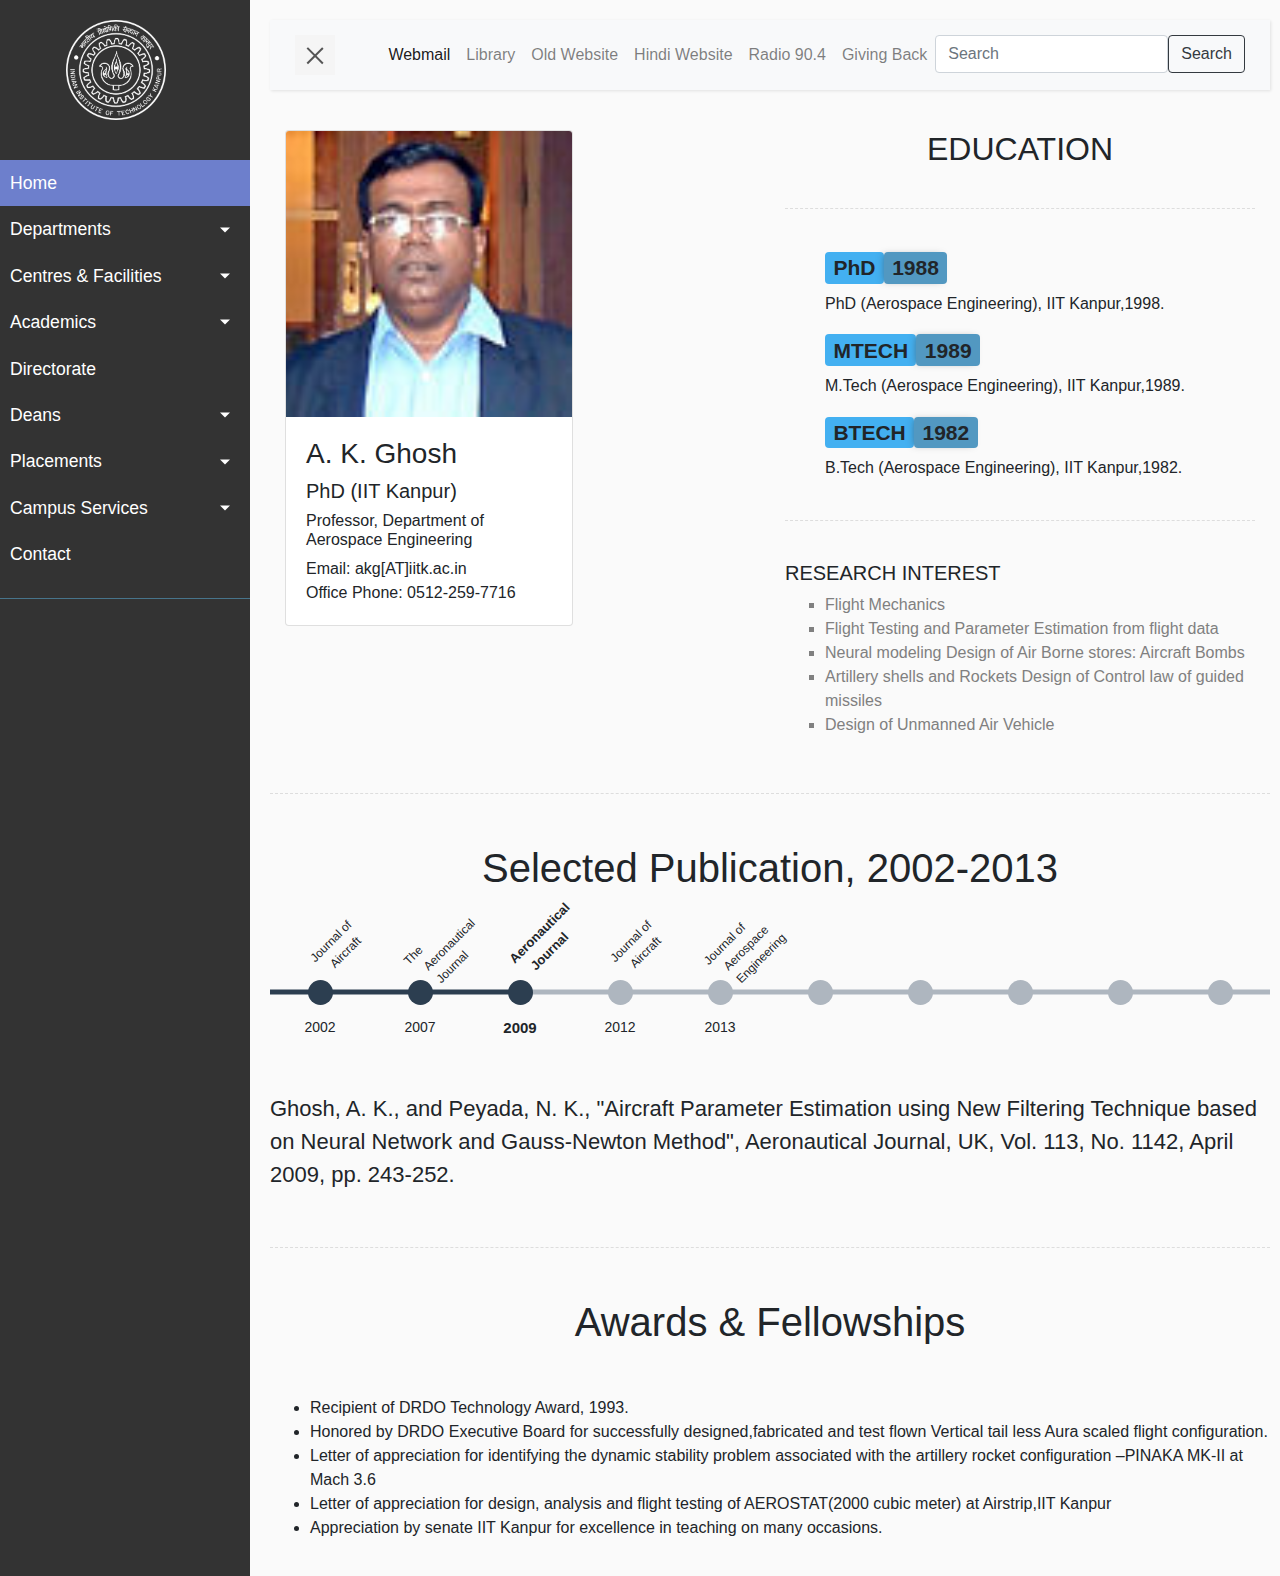
<file: profile1.html>
<!DOCTYPE html>
<html>

<head>
    <meta charset="utf-8">
    <meta name="viewport" content="width=device-width, initial-scale=1.0">
    <meta http-equiv="X-UA-Compatible" content="IE=edge">

    <title></title>
    <style>
        
        body{
            font-family: 'Markazi Text', serif;
        }
        .sidebar-header img{
            width: 100px;
            height: 100px;
            margin: 0 22%;
        }
        .container .row .edu{
/*            background-color: aqua;*/
            
        }
        .container .row .edu ul li{
            list-style: none;
        }
        .badge2{
                box-shadow: -3px 0px 7px -3px rgba(68, 68, 68, 0.5);
            background-color: #5298c1;
/*                margin-left: -1%;*/
        }
        .badge1{
            background-color: #43b0f1;
        }
        .edu h2{
            text-align: center;
        }
        .row32 .col32 ul li{
            list-style: square!important;
            color: gray;
        }
/*
        .awards h1{
            text-align: center;
        }
*/
    </style>

    <!-- Bootstrap CSS CDN -->
     <link rel="stylesheet" href="https://maxcdn.bootstrapcdn.com/bootstrap/4.0.0/css/bootstrap.min.css" integrity="sha384-Gn5384xqQ1aoWXA+058RXPxPg6fy4IWvTNh0E263XmFcJlSAwiGgFAW/dAiS6JXm" crossorigin="anonymous">
    <!-- Our Custom CSS -->
    <link rel="stylesheet" href="profile1.css">


</head>

<body>

    <div class="wrapper">
        <!-- Sidebar Holder -->
        <nav id="sidebar">
            <div class="sidebar-header">
                <img src="asserts/images/logo%20(1).png" alt="">
            </div>

            <ul class="list-unstyled components">
                <li class="active">
                    <a  href="index.html">Home</a>
                </li>
                <li>
                    <a href="#departmentSubmenu" data-toggle="collapse" aria-expanded="false" class="dropdown-toggle">Departments</a>
                    <ul class="collapse list-unstyled" id="departmentSubmenu">
                        <li>
                            <a href="#">Page 1</a>
                        </li>
                        <li >
                            <a href="#">Page 2</a>
                        </li>
                        <li>
                            <a href="#">Page 3</a>
                        </li>
                    </ul>
                </li>
                   <li >
                    <a href="#pageSubmenu" data-toggle="collapse" aria-expanded="false" class="dropdown-toggle">Centres & Facilities</a>
                    <ul class="collapse list-unstyled" id="pageSubmenu">
                        <li>
                            <a href="#">Page 1</a>
                        </li>
                        <li>
                            <a href="#">Page 2</a>
                        </li>
                        <li>
                            <a href="#">Page 3</a>
                        </li>
                    </ul>
                </li>
                <li>
                    <a href="#academicSubmenu" data-toggle="collapse" aria-expanded="false" class="dropdown-toggle">Academics</a>
                    <ul class="collapse list-unstyled" id="academicSubmenu">
                        <li>
                            <a href="#">Page 1</a>
                        </li>
                        <li>
                            <a href="#">Page 2</a>
                        </li>
                        <li>
                            <a href="#">Page 3</a>
                        </li>
                    </ul>
                </li>
                <li>
                   <a href="#">Directorate</a>
                </li>
                <li>
                    <a href="#deanSubmenu" data-toggle="collapse" aria-expanded="false" class="dropdown-toggle">Deans</a>
                    <ul class="collapse list-unstyled" id="deanSubmenu">
                        <li>
                            <a href="#">Page 1</a>
                        </li>
                        <li>
                            <a href="#">Page 2</a>
                        </li>
                        <li>
                            <a href="#">Page 3</a>
                        </li>
                    </ul>
                </li>
                <li>
                    <a href="#placeSubmenu" data-toggle="collapse" aria-expanded="false" class="dropdown-toggle">Placements</a>
                    <ul class="collapse list-unstyled" id="placeSubmenu">
                        <li>
                            <a href="#">Page 1</a>
                        </li>
                        <li>
                            <a href="#">Page 2</a>
                        </li>
                        <li>
                            <a href="#">Page 3</a>
                        </li>
                    </ul>
                </li>
                <li>
                    <a href="#csSubmenu" data-toggle="collapse" aria-expanded="false" class="dropdown-toggle">Campus Services</a>
                    <ul class="collapse list-unstyled" id="csSubmenu">
                        <li>
                            <a href="#">Page 1</a>
                        </li>
                        <li>
                            <a href="#">Page 2</a>
                        </li>
                        <li>
                            <a href="#">Page 3</a>
                        </li>
                    </ul>
                </li>
                <li>
                    <a href="#">Contact</a>
                </li>
            </ul>
        </nav>

        <!-- Page Content Holder -->
        <div id="content">

            <nav class="navbar navbar-expand-lg navbar-light bg-light">
                <div class="container-fluid">

                    <button type="button" id="sidebarCollapse" class="navbar-btn">
                        <span></span>
                        <span></span>
                        <span></span>
                    </button>
                    <button class="btn btn-dark d-inline-block d-lg-none ml-auto" type="button" data-toggle="collapse" data-target="#navbarSupportedContent" aria-controls="navbarSupportedContent" aria-expanded="false" aria-label="Toggle navigation">
                        <i class="fas fa-align-justify"></i>
                    </button>

                    <div class="collapse navbar-collapse" id="navbarSupportedContent">
                        <ul class="nav navbar-nav ml-auto">
                            <li class="nav-item active">
                                <a class="nav-link" href="#">Webmail</a>
                            </li>
                            <li class="nav-item">
                                <a class="nav-link" href="#">Library</a>
                            </li>
                            <li class="nav-item">
                                <a class="nav-link" href="#">Old Website</a>
                            </li>
                            <li class="nav-item">
                                <a class="nav-link" href="#">Hindi Website</a>
                            </li>
                            <li class="nav-item">
                                <a class="nav-link" href="#">Radio 90.4</a>
                            </li>
                            <li class="nav-item">
                                <a class="nav-link" href="#">Giving Back</a>
                            </li>
                            <li>
                                <form class="form-inline">
                                  <input class="form-control" type="search" placeholder="Search" aria-label="Search">
                                  <button class="btn btn-outline-dark" type="submit">Search</button>
                                </form>
                            </li>
                            
                        </ul>
                    </div>
                </div>
            </nav>
            
            <div class="container">
                <div class="row">
                    <div class="col">
                        <div class="card" style="width: 18rem;">
                          <img class="card-img-top" src="asserts/images/a-k-ghosh.jpg" alt="Card image cap">
                          <div class="card-body">
                           <h3>A. K. Ghosh</h3>
                           <h5>PhD (IIT Kanpur)</h5>
                           <h6>Professor, Department of Aerospace Engineering</h6>
                            <p class="card-text">Email: akg[AT]iitk.ac.in <br>

                            Office Phone: 0512-259-7716</p>
                          </div>
                        </div>
                    </div>
                    <div class="col edu">
                       <h2>EDUCATION</h2>
                                   <div class="line"></div>
                        <ul>
                            <li>
                            <div><h3><span class="badge badge1">PhD</span><span class="badge badge2">1988</span></h3></div>
                            <div class="discription">
                                <p>PhD (Aerospace Engineering), IIT Kanpur,1998.</p>
                            </div>
                            </li>
                            <li>
                                <div><h3><span class="badge badge1">MTECH</span><span class="badge badge2">1989</span></h3></div>
                                <div class="discription">
                                <p>M.Tech (Aerospace Engineering), IIT Kanpur,1989.</p>
                            </div>
                            </li>
                            <li>
                                <div><h3><span class="badge badge1">BTECH</span><span class="badge badge2">1982</span></h3></div>
                                <div class="discription">
                                    <p>B.Tech (Aerospace Engineering), IIT Kanpur,1982.</p></div>
                            </li>
                        </ul>
                        <div class="line"></div>
                        <div class="row row32">
                            <div class="col col32">
                                <h5>RESEARCH INTEREST</h5>
                                <ul>
                                    <li>Flight Mechanics</li>
                                    <li>Flight Testing and Parameter Estimation from flight data</li>
                                    <li>Neural modeling Design of Air Borne stores: Aircraft Bombs</li>
                                    <li>Artillery shells and Rockets Design of Control law of guided missiles</li>
                                    <li>Design of Unmanned Air Vehicle</li>
                                </ul>
                            </div>
                        </div>
                    </div>
                </div>
            </div>
            
<!--
            <h2>Collapsible Sidebar Using Bootstrap 4</h2>
            <p>Lorem ipsum dolor sit amet, consectetur adipisicing elit, sed do eiusmod tempor incididunt ut labore et dolore magna aliqua. Ut enim ad minim veniam, quis nostrud exercitation ullamco laboris nisi ut aliquip ex ea commodo consequat. Duis aute irure dolor in reprehenderit in voluptate velit esse cillum dolore eu fugiat nulla pariatur. Excepteur sint occaecat cupidatat non proident, sunt in culpa qui officia deserunt mollit anim id est laborum.</p>
            <p>Lorem ipsum dolor sit amet, consectetur adipisicing elit, sed do eiusmod tempor incididunt ut labore et dolore magna aliqua. Ut enim ad minim veniam, quis nostrud exercitation ullamco laboris nisi ut aliquip ex ea commodo consequat. Duis aute irure dolor in reprehenderit in voluptate velit esse cillum dolore eu fugiat nulla pariatur. Excepteur sint occaecat cupidatat non proident, sunt in culpa qui officia deserunt mollit anim id est laborum.</p>
-->

            <div class="line"></div>
            
            <h1>Selected Publication, <span>2002-2013</span></h1>
<div class="flex-parent">
	<div class="input-flex-container">
		<div class="input">
			<span data-year="2002" data-info="Journal of Aircraft"></span>
		</div>
		<div class="input">
			<span data-year="2007" data-info="The Aeronautical Journal"></span>
		</div>
		<div class="input active">
			<span data-year="2009" data-info="Aeronautical Journal"></span>
		</div>
		<div class="input">
			<span data-year="2012" data-info="Journal of Aircraft"></span>
		</div>
		<div class="input">
			<span data-year="2013" data-info="Journal of Aerospace Engineering"></span>
		</div>
		<div class="input">
		</div>
		<div class="input">
		</div>
		<div class="input">
		</div>
		<div class="input">
		</div>
		<div class="input">
		</div>
	</div>
	<div class="description-flex-container">
		<p>Ghosh, A. K., and Raisinghani S.C., "Parameter Estimation from Flight Data of an Unstable Aircraft using Neural Networks", Journal of Aircraft, Vol. 39,No. 5, Sept. Oct. 2002, pp. 892-894.</p>
		<p>Ghosh, A. K., and S. Singh, "Estimation of lateral-directional parameters from real flight data using neural networks based modified delta method", The Aeronautical Journal, UK, October 2007, Vol. 111, Paper No. 1124.</p>
		<p class="active">Ghosh, A. K., and Peyada, N. K., "Aircraft Parameter Estimation using New Filtering Technique based on Neural Network and Gauss-Newton Method", Aeronautical Journal, UK, Vol. 113, No. 1142, April 2009, pp. 243-252.</p>
		<p>Ghosh, A. K., and Rakesh Kumar, "Nonlinear Modeling of Cascade Fin Aerodynamic using Kirchhoff's Steady-stall Model", Journal of Aircraft, AIAA, USA, Vol. 49, No. 1, Jan.-Feb. 2012, pp. 315-319.</p>
		<p>Ghosh, A. K., Misra, A., and Rakesh Kumar, "Parameter Estimation from Flight Data of Hansa-3 Aircraft using Quasi-steady Stall Modeling", Journal of Aerospace Engineering, ASCE, USA, Vol. 26, No. 3,July, 2013.</p>
	</div>
</div>


            <div class="line"></div>

            
              <div class="awards">
                 <h1>Awards & Fellowships</h1>
                  <ul>
                      <li>Recipient of DRDO Technology Award, 1993.</li>
                      <li>Honored by DRDO Executive Board for successfully designed,fabricated and test flown Vertical tail less Aura scaled flight configuration.</li>
                      <li>Letter of appreciation for identifying the dynamic stability problem associated with the artillery rocket configuration –PINAKA MK-II at Mach 3.6</li>
                      <li>Letter of appreciation for design, analysis and flight testing of AEROSTAT(2000 cubic meter) at Airstrip,IIT Kanpur</li>
                      <li>Appreciation by senate IIT Kanpur for excellence in teaching on many occasions.</li>
                  </ul>
              </div>

        </div>
    </div>

          <script src="https://code.jquery.com/jquery-3.3.1.min.js"></script>
<script src="https://code.jquery.com/jquery-3.2.1.slim.min.js" integrity="sha384-KJ3o2DKtIkvYIK3UENzmM7KCkRr/rE9/Qpg6aAZGJwFDMVNA/GpGFF93hXpG5KkN" crossorigin="anonymous"></script>
<script src="https://cdnjs.cloudflare.com/ajax/libs/popper.js/1.12.9/umd/popper.min.js" integrity="sha384-ApNbgh9B+Y1QKtv3Rn7W3mgPxhU9K/ScQsAP7hUibX39j7fakFPskvXusvfa0b4Q" crossorigin="anonymous"></script>
<script src="https://maxcdn.bootstrapcdn.com/bootstrap/4.0.0/js/bootstrap.min.js" integrity="sha384-JZR6Spejh4U02d8jOt6vLEHfe/JQGiRRSQQxSfFWpi1MquVdAyjUar5+76PVCmYl" crossorigin="anonymous"></script>
<script src="asserts/javascript/timeline.js"></script>
<script>

        $(document).ready(function () {
            $('#sidebarCollapse').on('click', function () {
                $('#sidebar').toggleClass('active');
                $(this).toggleClass('active');
            });
        });
    </script>
    	
</body>

</html>
</file>
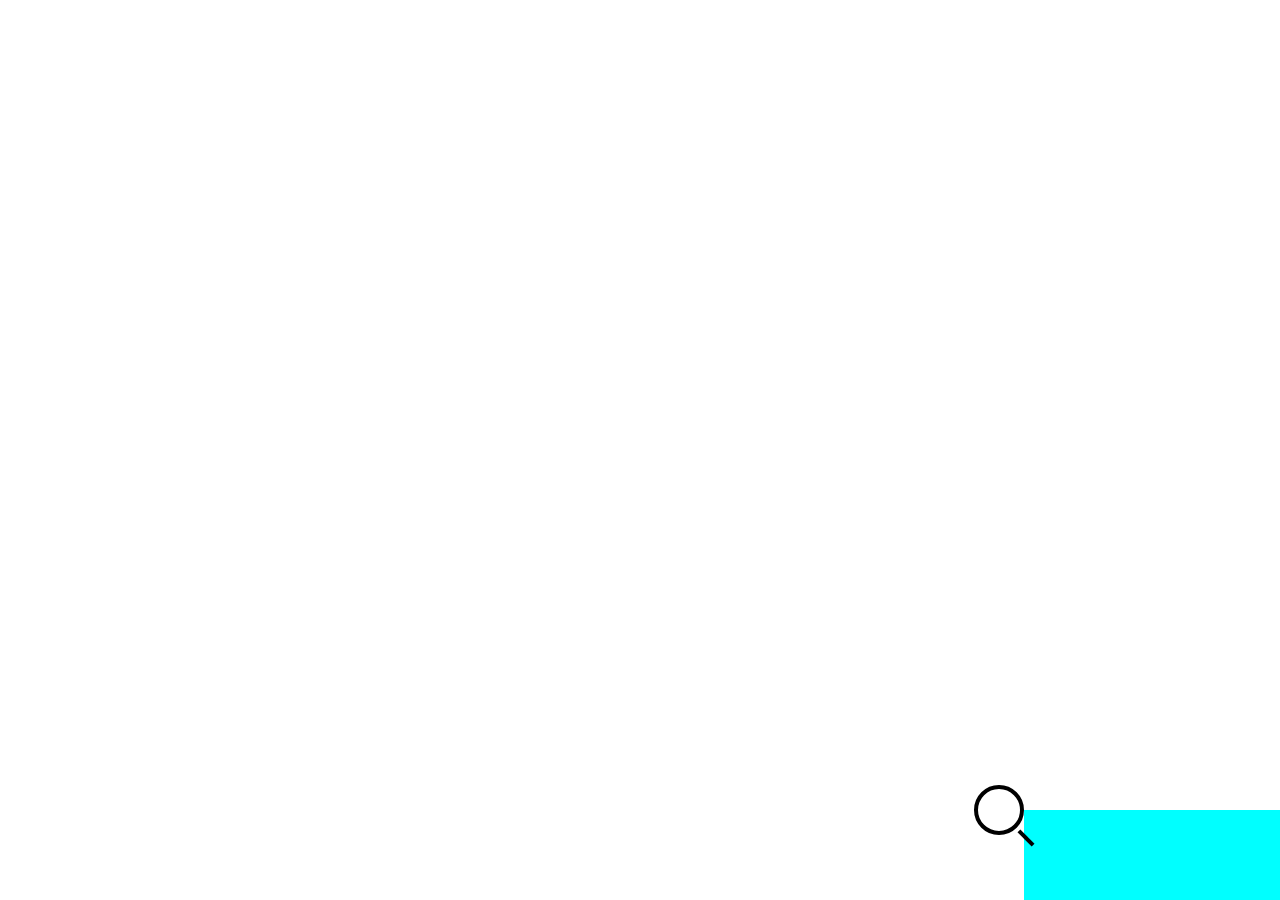
<file: search.html>
<!DOCTYPE html>
<html lang="en">
<head>
    <meta charset="UTF-8">
    <title>Document</title>
    <style>
    body {
/*  background-color: #FF9800;*/
/*  color: ;*/
/*  margin: 0;*/
}

#content {
  position: absolute;
  height: 10%;
  width: 20%;
/*  margin-left: 170px;*/
/*  top: 50%;*/
/*  left: 50%;*/
    bottom: 0;
    right: 0;
    background-color: aqua;
}

#content.on {
  -webkit-animation-name: in-out;
  animation-name: in-out;
  -webkit-animation-duration: 0.7s;
  animation-duration: 0.7s;
  -webkit-animation-timing-function: linear;
  animation-timing-function: linear;
  -webkit-animation-iteration-count: 1;
  animation-iteration-count: 1;
}

input {
  box-sizing: border-box;
  width: 50px;
  height: 50px;
  border: 4px solid black;
  border-radius: 50%;
  background: none;
  color: black;
  font-size: 16px;
  font-weight: 400;
  font-family: Roboto;
  outline: 0;
  -webkit-transition: width 0.4s ease-in-out, border-radius 0.8s ease-in-out, padding 0.2s;
  transition: width 0.4s ease-in-out, border-radius 0.8s ease-in-out, padding 0.2s;
  -webkit-transition-delay: 0.4s;
  transition-delay: 0.4s;
  -webkit-transform: translate(-100%, -50%);
  -ms-transform: translate(-100%, -50%);
  transform: translate(-100%, -50%);
}

.search {
  background: none;
  position: absolute;
  top: 0;
  left: 0;
  height: 50px;
  width: 50px;
  padding: 0;
  border-radius: 100%;
  outline: 0;
  border: 0;
  color: inherit;
  cursor: pointer;
  -webkit-transition: 0.2s ease-in-out;
  transition: 0.2s ease-in-out;
  -webkit-transform: translate(-100%, -50%);
  -ms-transform: translate(-100%, -50%);
  transform: translate(-100%, -50%);
}

.search:before {
  content: "";
  position: absolute;
  width: 20px;
  height: 4px;
  background-color: black;
  -webkit-transform: rotate(45deg);
  -ms-transform: rotate(45deg);
  transform: rotate(45deg);
  margin-top: 26px;
  margin-left: 17px;
  -webkit-transition: 0.2s ease-in-out;
  transition: 0.2s ease-in-out;
}

.close {
  -webkit-transition: 0.4s ease-in-out;
  transition: 0.4s ease-in-out;
  -webkit-transition-delay: 0.4s;
  transition-delay: 0.4s;
}

.close:before {
  content: "";
  position: absolute;
  width: 27px;
  height: 4px;
  margin-top: -1px;
  margin-left: -13px;
  background-color: black;
  -webkit-transform: rotate(45deg);
  -ms-transform: rotate(45deg);
  transform: rotate(45deg);
  -webkit-transition: 0.2s ease-in-out;
  transition: 0.2s ease-in-out;
}

.close:after {
  content: "";
  position: absolute;
  width: 27px;
  height: 4px;
  background-color: black;
  margin-top: -1px;
  margin-left: -13px;
  cursor: pointer;
  -webkit-transform: rotate(-45deg);
  -ms-transform: rotate(-45deg);
  transform: rotate(-45deg);
}

.square {
  box-sizing: border-box;
  padding: 0 40px 0 10px;
  width: 300px;
  height: 50px;
  border: 4px solid black;
  border-radius: 0;
  background: none;
  color: black;
  font-family: Roboto;
  font-size: 16px;
  font-weight: 400;
  outline: 0;
  -webkit-transition: width 0.4s ease-in-out, border-radius 0.4s ease-in-out, padding 0.2s;
  transition: width 0.4s ease-in-out, border-radius 0.4s ease-in-out, padding 0.2s;
  -webkit-transition-delay: 0.4s, 0s, 0.4s;
  transition-delay: 0.4s, 0s, 0.4s;
  -webkit-transform: translate(-100%, -50%);
  -ms-transform: translate(-100%, -50%);
  transform: translate(-100%, -50%);
}
    </style>
</head>
<body>
    <form id="content">
  <input type="text" name="input" class="input">
  <button type="reset" class="search"></button>
</form>
        <script src="https://code.jquery.com/jquery-3.3.1.min.js"></script>

<script>
    
   // -
function expand() {
  $(".search").toggleClass("close");
  $(".input").toggleClass("square");
  if ($('.search').hasClass('close')) {
    $('input').focus();
  } else {
    $('input').blur();
  }
}
$('button').on('click', expand);


    </script>
</body>
</html>
</file>
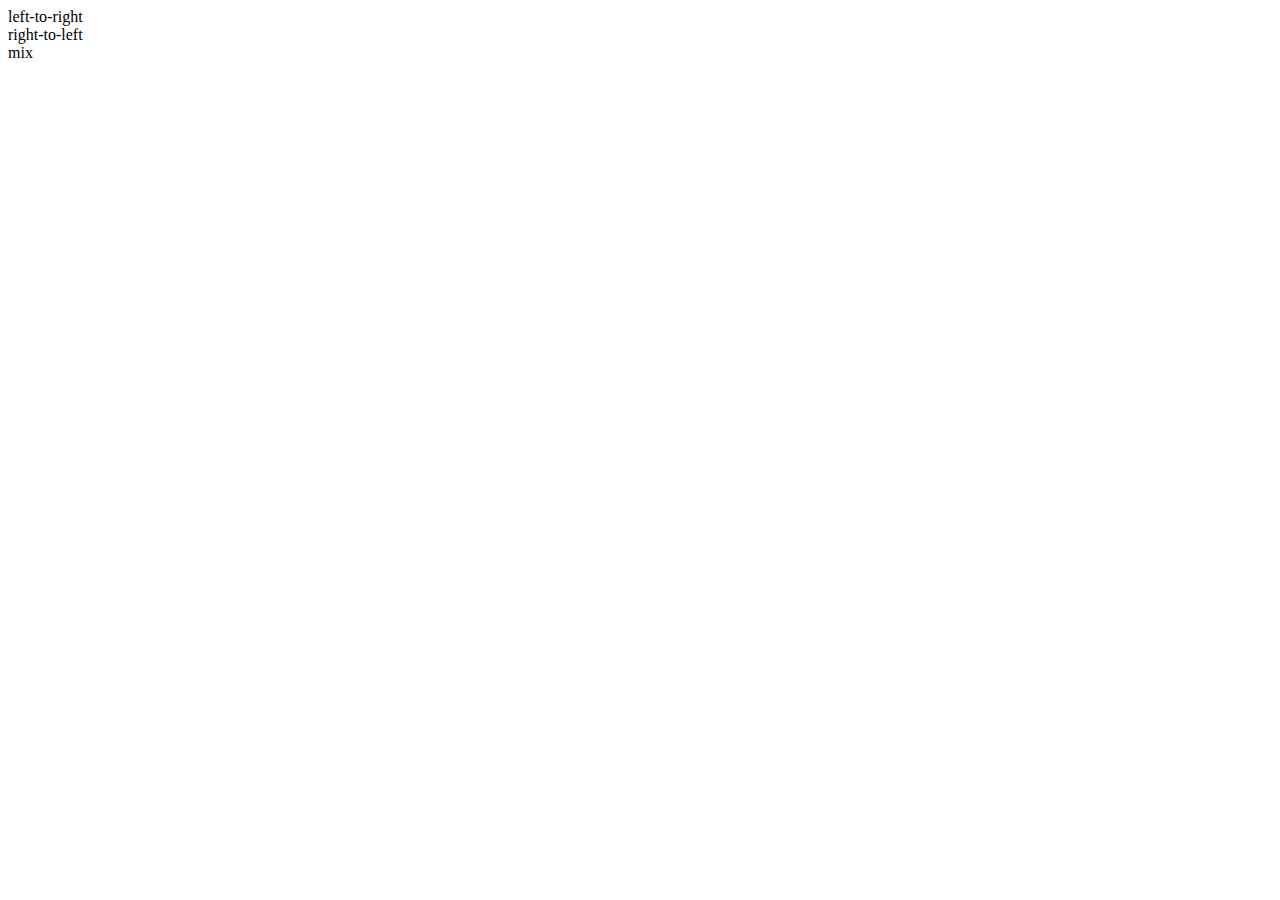
<file: togglediv.html>
<!DOCTYPE html>
<html lang="en">
<head>
    <meta charset="UTF-8">
    <title>Document</title>
    <style>
         a {
    color: #000;
    cursor:pointer;
    display:block;
}

#userNav {
    width: 200px;
    height: 200px;
    display: none;
    background: #ff0000;
}

    </style>
</head>
<body>
           <a id="loginPanel">left-to-right</a>
<a id="loginPanel1">right-to-left</a>
<a id="loginPanel2">mix</a>

<div id="userNav">User Area</div>


            <script src="https://code.jquery.com/jquery-3.3.1.min.js"></script>

    <script>
        

$('#loginPanel').click(function(){
            
                if ($('#userNav').is(':hidden')) {
                   
                   $('#userNav').show('slide',{direction:'left'},1000);
                } else {
                   
                   $('#userNav').hide('slide',{direction:'left'},1000);
                }
});

$('#loginPanel1').click(function(){
            
                if ($('#userNav').is(':hidden')) {
                   
                   $('#userNav').show('slide',{direction:'right'},1000);
                } else {
                   
                   $('#userNav').hide('slide',{direction:'right'},1000);
                }
});


$('#loginPanel2').click(function(){
            
                if ($('#userNav').is(':hidden')) {
                   
                   $('#userNav').show('slide',{direction:'left'},1000);
                } else {
                   
                   $('#userNav').hide('slide',{direction:'right'},1000);
                }
});


 </script>
</body>
</html>
</file>
<file: profile1.css>
/*
    DEMO STYLE
*/


body {
    background: #fafafa;
}



a, a:hover, a:focus {
    color: inherit;
    text-decoration: none;
    transition: all 0.3s;
}

.navbar {
    padding: 15px 10px;
    background: #fff;
    border: none;
    border-radius: 0;
    margin-bottom: 40px;
    box-shadow: 1px 1px 3px rgba(0, 0, 0, 0.1);
}

.navbar-btn {
    box-shadow: none;
    outline: none !important;
    border: none;
}

.line {
    width: 100%;
    height: 1px;
    border-bottom: 1px dashed #ddd;
    margin: 40px 0;
}

/* ---------------------------------------------------
    SIDEBAR STYLE
----------------------------------------------------- */

.wrapper {
    display: flex;
    width: 100%;
    align-items: stretch;
    perspective: 1500px;
}


#sidebar {
    min-width: 250px;
    max-width: 250px;
    background: #333;
    color: #fff;
    transition: all 0.6s cubic-bezier(0.945, 0.020, 0.270, 0.665);
    transform-origin: bottom left;
}

#sidebar.active {
    margin-left: -250px;
    transform: rotateY(100deg);
}

#sidebar .sidebar-header {
    padding: 20px;
    background: #333;
}

#sidebar ul.components {
    padding: 20px 0;
    border-bottom: 1px solid #47748b;
}

#sidebar ul p {
    color: #fff;
    padding: 10px;
}

#sidebar ul li a {
    padding: 10px;
    font-size: 1.1em;
    display: block;
}
#sidebar ul li a:hover {
    color: #7386D5;
    background: #fff;
}

#sidebar ul li.active > a, a[aria-expanded="true"] {
    color: #fff;
    background: #6d7fcc;
}


a[data-toggle="collapse"] {
    position: relative;
}

.dropdown-toggle::after {
    display: block;
    position: absolute;
    top: 50%;
    right: 20px;
    transform: translateY(-50%);
}

ul ul a {
    font-size: 0.9em !important;
    padding-left: 30px !important;
    background: #6d7fcc;
}

ul.CTAs {
    padding: 20px;
}

ul.CTAs a {
    text-align: center;
    font-size: 0.9em !important;
    display: block;
    border-radius: 5px;
    margin-bottom: 5px;
}

a.download {
    background: #fff;
    color: #7386D5;
}

a.article, a.article:hover {
    background: #6d7fcc !important;
    color: #fff !important;
}



/* ---------------------------------------------------
    CONTENT STYLE
----------------------------------------------------- */
#content {
    width: 100%;
    padding: 20px;
    min-height: 100vh;
    transition: all 0.3s;
}

#sidebarCollapse {
    width: 40px;
    height: 40px;
    background: #f5f5f5;
    cursor: pointer;
}

#sidebarCollapse span {
    width: 80%;
    height: 2px;
    margin: 0 auto;
    display: block;
    background: #555;
    transition: all 0.8s cubic-bezier(0.810, -0.330, 0.345, 1.375);
    transition-delay: 0.2s;
}

#sidebarCollapse span:first-of-type {
    transform: rotate(45deg) translate(2px, 2px);
}
#sidebarCollapse span:nth-of-type(2) {
    opacity: 0;
}
#sidebarCollapse span:last-of-type {
    transform: rotate(-45deg) translate(1px, -1px);
}


#sidebarCollapse.active span {
    transform: none;
    opacity: 1;
    margin: 5px auto;
}


/* ---------------------------------------------------
    MEDIAQUERIES
----------------------------------------------------- */
@media (max-width: 768px) {
    #sidebar {
        margin-left: -250px;
        transform: rotateY(90deg);
    }
    #sidebar.active {
        margin-left: 0;
        transform: none;
    }
    #sidebarCollapse span:first-of-type,
    #sidebarCollapse span:nth-of-type(2),
    #sidebarCollapse span:last-of-type {
        transform: none;
        opacity: 1;
        margin: 5px auto;
    }
    #sidebarCollapse.active span {
        margin: 0 auto;
    }
    #sidebarCollapse.active span:first-of-type {
        transform: rotate(45deg) translate(2px, 2px);
    }
    #sidebarCollapse.active span:nth-of-type(2) {
        opacity: 0;
    }
    #sidebarCollapse.active span:last-of-type {
        transform: rotate(-45deg) translate(1px, -1px);
    }

}


/*********************TIMELINE*************************/
h1 {
  text-align: center;
  margin: 5% 0;
}
h1 span {
  white-space: nowrap;
}

.flex-parent {
  display: flex;
  flex-direction: column;
  justify-content: center;
  align-items: center;
  width: 100%;
}

.input-flex-container {
  display: flex;
  justify-content: space-around;
  align-items: center;
  width: 80vw;
  height: 100px;
  max-width: 1000px;
  position: relative;
  z-index: 0;
}

.input {
  width: 25px;
  height: 25px;
  background-color: #2C3E50;
  position: relative;
  border-radius: 50%;
}
.input:hover {
  cursor: pointer;
}
.input::before, .input::after {
  content: "";
  display: block;
  position: absolute;
  z-index: -1;
  top: 50%;
  transform: translateY(-50%);
  background-color: #2C3E50;
  width: 4vw;
  height: 5px;
  max-width: 50px;
}
.input::before {
  left: calc(-4vw + 12.5px);
}
.input::after {
  right: calc(-4vw + 12.5px);
}
.input.active {
  background-color: #2C3E50;
}
.input.active::before {
  background-color: #2C3E50;
}
.input.active::after {
  background-color: #AEB6BF;
}
.input.active span {
  font-weight: 700;
}
.input.active span::before {
  font-size: 13px;
}
.input.active span::after {
  font-size: 15px;
}
.input.active ~ .input, .input.active ~ .input::before, .input.active ~ .input::after {
  background-color: #AEB6BF;
}
.input span {
  width: 1px;
  height: 1px;
  position: absolute;
  top: 50%;
  left: 50%;
  transform: translate(-50%, -50%);
  visibility: hidden;
}
.input span::before, .input span::after {
  visibility: visible;
  position: absolute;
  left: 50%;
}
.input span::after {
  content: attr(data-year);
  top: 25px;
  transform: translateX(-50%);
  font-size: 14px;
}
.input span::before {
  content: attr(data-info);
  top: -75px;
  width: 70px;
  transform: translateX(-5px) rotateZ(-45deg);
  font-size: 12px;
  text-indent: -10px;
}

.description-flex-container {
  width: 80vw;
  font-weight: 400;
  font-size: 22px;
  margin-top: 50px;
  max-width: 1000px;
}
.description-flex-container p {
  margin-top: 0;
  display: none;
}
.description-flex-container p.active {
  display: block;
}

@media (min-width: 1250px) {
  .input::before {
    left: -37.5px;
  }

  .input::after {
    right: -37.5px;
  }
}
@media (max-width: 850px) {
  .input {
    width: 17px;
    height: 17px;
  }
  .input::before, .input::after {
    height: 3px;
  }
  .input::before {
    left: calc(-4vw + 8.5px);
  }
  .input::after {
    right: calc(-4vw + 8.5px);
  }
}
@media (max-width: 600px) {
  .flex-parent {
    justify-content: initial;
  }

  .input-flex-container {
    flex-wrap: wrap;
    justify-content: center;
    width: 100%;
    height: auto;
    margin-top: 15vh;
  }

  .input {
    width: 60px;
    height: 60px;
    margin: 0 10px 50px;
    background-color: #AEB6BF;
  }
  .input::before, .input::after {
    content: none;
  }
  .input span {
    width: 100%;
    height: 100%;
    display: block;
  }
  .input span::before {
    top: calc(100% + 5px);
    transform: translateX(-50%);
    text-indent: 0;
    text-align: center;
  }
  .input span::after {
    top: 50%;
    transform: translate(-50%, -50%);
    color: #ECF0F1;
  }

  .description-flex-container {
    margin-top: 30px;
    text-align: center;
  }
}
@media (max-width: 400px) {
  body {
    min-height: 950px;
  }
}
</file>
